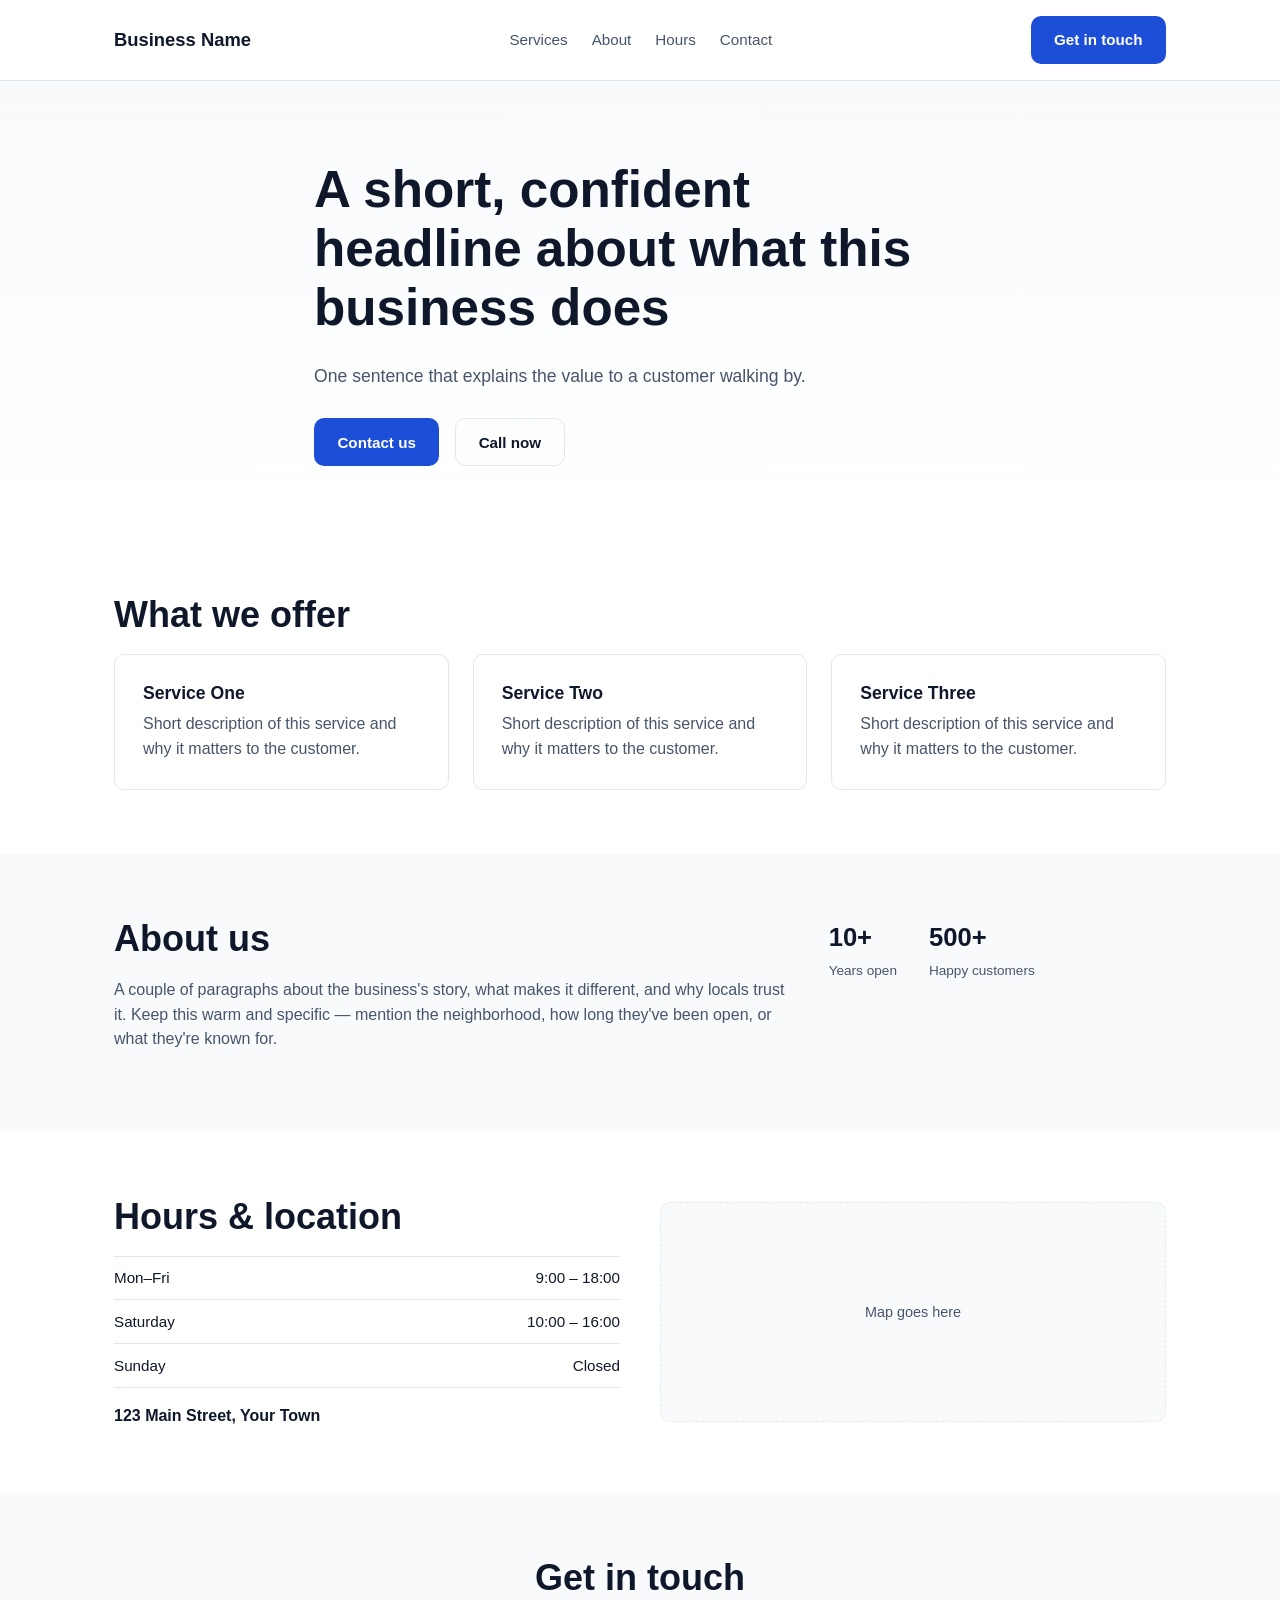
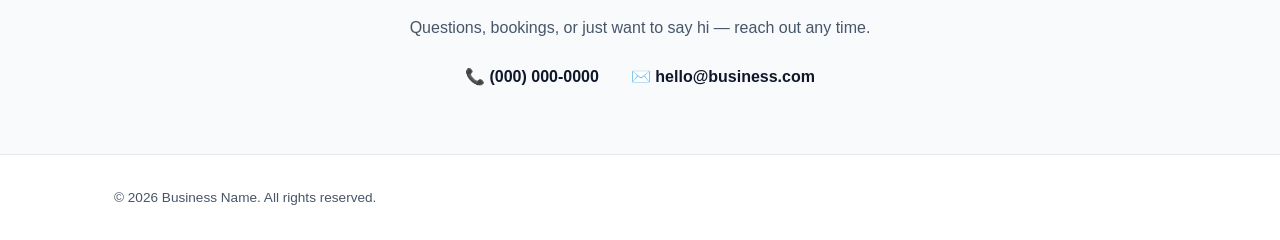
<file: template/index.html>
<!doctype html>
<html lang="en">
<head>
  <meta charset="UTF-8">
  <meta name="viewport" content="width=device-width, initial-scale=1.0">
  <title>Business Name — Tagline Here</title>
  <meta name="description" content="Short description of the business for search engines.">
  <link rel="stylesheet" href="styles.css">
</head>
<body>

  <header class="site-header">
    <div class="container header-inner">
      <a href="#" class="logo">Business Name</a>
      <nav class="nav">
        <a href="#services">Services</a>
        <a href="#about">About</a>
        <a href="#hours">Hours</a>
        <a href="#contact">Contact</a>
      </nav>
      <a href="#contact" class="btn btn-primary nav-cta">Get in touch</a>
    </div>
  </header>

  <section class="hero">
    <div class="container hero-inner">
      <h1>A short, confident headline about what this business does</h1>
      <p class="hero-sub">One sentence that explains the value to a customer walking by.</p>
      <div class="hero-actions">
        <a href="#contact" class="btn btn-primary">Contact us</a>
        <a href="tel:+10000000000" class="btn btn-secondary">Call now</a>
      </div>
    </div>
  </section>

  <section id="services" class="section">
    <div class="container">
      <h2>What we offer</h2>
      <div class="grid grid-3">
        <div class="card">
          <h3>Service One</h3>
          <p>Short description of this service and why it matters to the customer.</p>
        </div>
        <div class="card">
          <h3>Service Two</h3>
          <p>Short description of this service and why it matters to the customer.</p>
        </div>
        <div class="card">
          <h3>Service Three</h3>
          <p>Short description of this service and why it matters to the customer.</p>
        </div>
      </div>
    </div>
  </section>

  <section id="about" class="section section-alt">
    <div class="container about-inner">
      <div>
        <h2>About us</h2>
        <p>A couple of paragraphs about the business's story, what makes it different, and why locals trust it. Keep this warm and specific — mention the neighborhood, how long they've been open, or what they're known for.</p>
      </div>
      <div class="about-stats">
        <div><strong>10+</strong><span>Years open</span></div>
        <div><strong>500+</strong><span>Happy customers</span></div>
      </div>
    </div>
  </section>

  <section id="hours" class="section">
    <div class="container hours-inner">
      <div>
        <h2>Hours & location</h2>
        <ul class="hours-list">
          <li><span>Mon–Fri</span><span>9:00 – 18:00</span></li>
          <li><span>Saturday</span><span>10:00 – 16:00</span></li>
          <li><span>Sunday</span><span>Closed</span></li>
        </ul>
        <p class="address">123 Main Street, Your Town</p>
      </div>
      <div class="map-placeholder" aria-hidden="true">Map goes here</div>
    </div>
  </section>

  <section id="contact" class="section section-alt">
    <div class="container contact-inner">
      <h2>Get in touch</h2>
      <p>Questions, bookings, or just want to say hi — reach out any time.</p>
      <div class="contact-methods">
        <a href="tel:+10000000000">📞 (000) 000-0000</a>
        <a href="mailto:hello@business.com">✉️ hello@business.com</a>
      </div>
    </div>
  </section>

  <footer class="site-footer">
    <div class="container">
      <p>&copy; <span id="year"></span> Business Name. All rights reserved.</p>
    </div>
  </footer>

  <script>
    document.getElementById('year').textContent = new Date().getFullYear();
  </script>
</body>
</html>
</file>
<file: template/styles.css>
:root {
  --brand: #1d4ed8;
  --brand-dark: #1e3a8a;
  --ink: #0f172a;
  --ink-soft: #475569;
  --bg: #ffffff;
  --bg-alt: #f8fafc;
  --border: #e2e8f0;
  --radius: 10px;
  --font: -apple-system, BlinkMacSystemFont, "Segoe UI", Roboto, Helvetica, Arial, sans-serif;
}

* { box-sizing: border-box; }

body {
  margin: 0;
  font-family: var(--font);
  color: var(--ink);
  background: var(--bg);
  line-height: 1.55;
}

h1, h2, h3 { line-height: 1.15; margin: 0 0 0.5em; }
h1 { font-size: clamp(2rem, 4vw, 3.25rem); }
h2 { font-size: clamp(1.5rem, 3vw, 2.25rem); }
p { color: var(--ink-soft); margin: 0 0 1em; }

.container {
  max-width: 1100px;
  margin: 0 auto;
  padding: 0 1.5rem;
}

/* Header */
.site-header {
  position: sticky;
  top: 0;
  background: rgba(255,255,255,0.9);
  backdrop-filter: blur(8px);
  border-bottom: 1px solid var(--border);
  z-index: 10;
}
.header-inner {
  display: flex;
  align-items: center;
  justify-content: space-between;
  padding-top: 1rem;
  padding-bottom: 1rem;
}
.logo {
  font-weight: 700;
  font-size: 1.15rem;
  color: var(--ink);
  text-decoration: none;
}
.nav {
  display: flex;
  gap: 1.5rem;
}
.nav a {
  color: var(--ink-soft);
  text-decoration: none;
  font-size: 0.95rem;
}
.nav a:hover { color: var(--ink); }
.nav-cta { display: none; }

@media (min-width: 640px) {
  .nav-cta { display: inline-flex; }
}
@media (max-width: 639px) {
  .nav { gap: 1rem; }
  .nav a { font-size: 0.85rem; }
}

/* Buttons */
.btn {
  display: inline-flex;
  align-items: center;
  justify-content: center;
  padding: 0.7rem 1.4rem;
  border-radius: var(--radius);
  text-decoration: none;
  font-weight: 600;
  font-size: 0.95rem;
  border: 1px solid transparent;
}
.btn-primary {
  background: var(--brand);
  color: #fff;
}
.btn-primary:hover { background: var(--brand-dark); }
.btn-secondary {
  background: transparent;
  color: var(--ink);
  border-color: var(--border);
}
.btn-secondary:hover { border-color: var(--ink-soft); }

/* Hero */
.hero {
  padding: 5rem 0 4rem;
  background: linear-gradient(180deg, var(--bg-alt), var(--bg));
}
.hero-inner { max-width: 700px; }
.hero-sub { font-size: 1.1rem; margin-bottom: 1.75rem; }
.hero-actions { display: flex; gap: 1rem; flex-wrap: wrap; }

/* Sections */
.section { padding: 4rem 0; }
.section-alt { background: var(--bg-alt); }

/* Grid / cards */
.grid { display: grid; gap: 1.5rem; }
.grid-3 { grid-template-columns: repeat(3, 1fr); }
@media (max-width: 800px) {
  .grid-3 { grid-template-columns: 1fr; }
}
.card {
  background: var(--bg);
  border: 1px solid var(--border);
  border-radius: var(--radius);
  padding: 1.75rem;
}
.card h3 { font-size: 1.1rem; }
.card p { margin: 0; }

/* About */
.about-inner {
  display: grid;
  grid-template-columns: 2fr 1fr;
  gap: 2.5rem;
  align-items: start;
}
@media (max-width: 700px) {
  .about-inner { grid-template-columns: 1fr; }
}
.about-stats {
  display: flex;
  gap: 2rem;
}
.about-stats strong {
  display: block;
  font-size: 1.6rem;
  color: var(--ink);
}
.about-stats span {
  font-size: 0.85rem;
  color: var(--ink-soft);
}

/* Hours */
.hours-inner {
  display: grid;
  grid-template-columns: 1fr 1fr;
  gap: 2.5rem;
  align-items: center;
}
@media (max-width: 700px) {
  .hours-inner { grid-template-columns: 1fr; }
}
.hours-list {
  list-style: none;
  padding: 0;
  margin: 0 0 1rem;
  border-top: 1px solid var(--border);
}
.hours-list li {
  display: flex;
  justify-content: space-between;
  padding: 0.6rem 0;
  border-bottom: 1px solid var(--border);
  font-size: 0.95rem;
}
.address { margin: 0; font-weight: 600; color: var(--ink); }
.map-placeholder {
  height: 220px;
  border-radius: var(--radius);
  background: var(--bg-alt);
  border: 1px dashed var(--border);
  display: flex;
  align-items: center;
  justify-content: center;
  color: var(--ink-soft);
  font-size: 0.9rem;
}

/* Contact */
.contact-inner { text-align: center; max-width: 600px; margin: 0 auto; }
.contact-methods {
  display: flex;
  gap: 2rem;
  justify-content: center;
  flex-wrap: wrap;
  margin-top: 1.5rem;
}
.contact-methods a {
  color: var(--ink);
  text-decoration: none;
  font-weight: 600;
}
.contact-methods a:hover { color: var(--brand); }

/* Footer */
.site-footer {
  padding: 2rem 0;
  border-top: 1px solid var(--border);
}
.site-footer p {
  margin: 0;
  font-size: 0.85rem;
  color: var(--ink-soft);
}

/* Dark mode */
@media (prefers-color-scheme: dark) {
  :root {
    --ink: #f1f5f9;
    --ink-soft: #94a3b8;
    --bg: #0f172a;
    --bg-alt: #1e293b;
    --border: #334155;
  }
  .site-header { background: rgba(15,23,42,0.9); }
}
</file>
